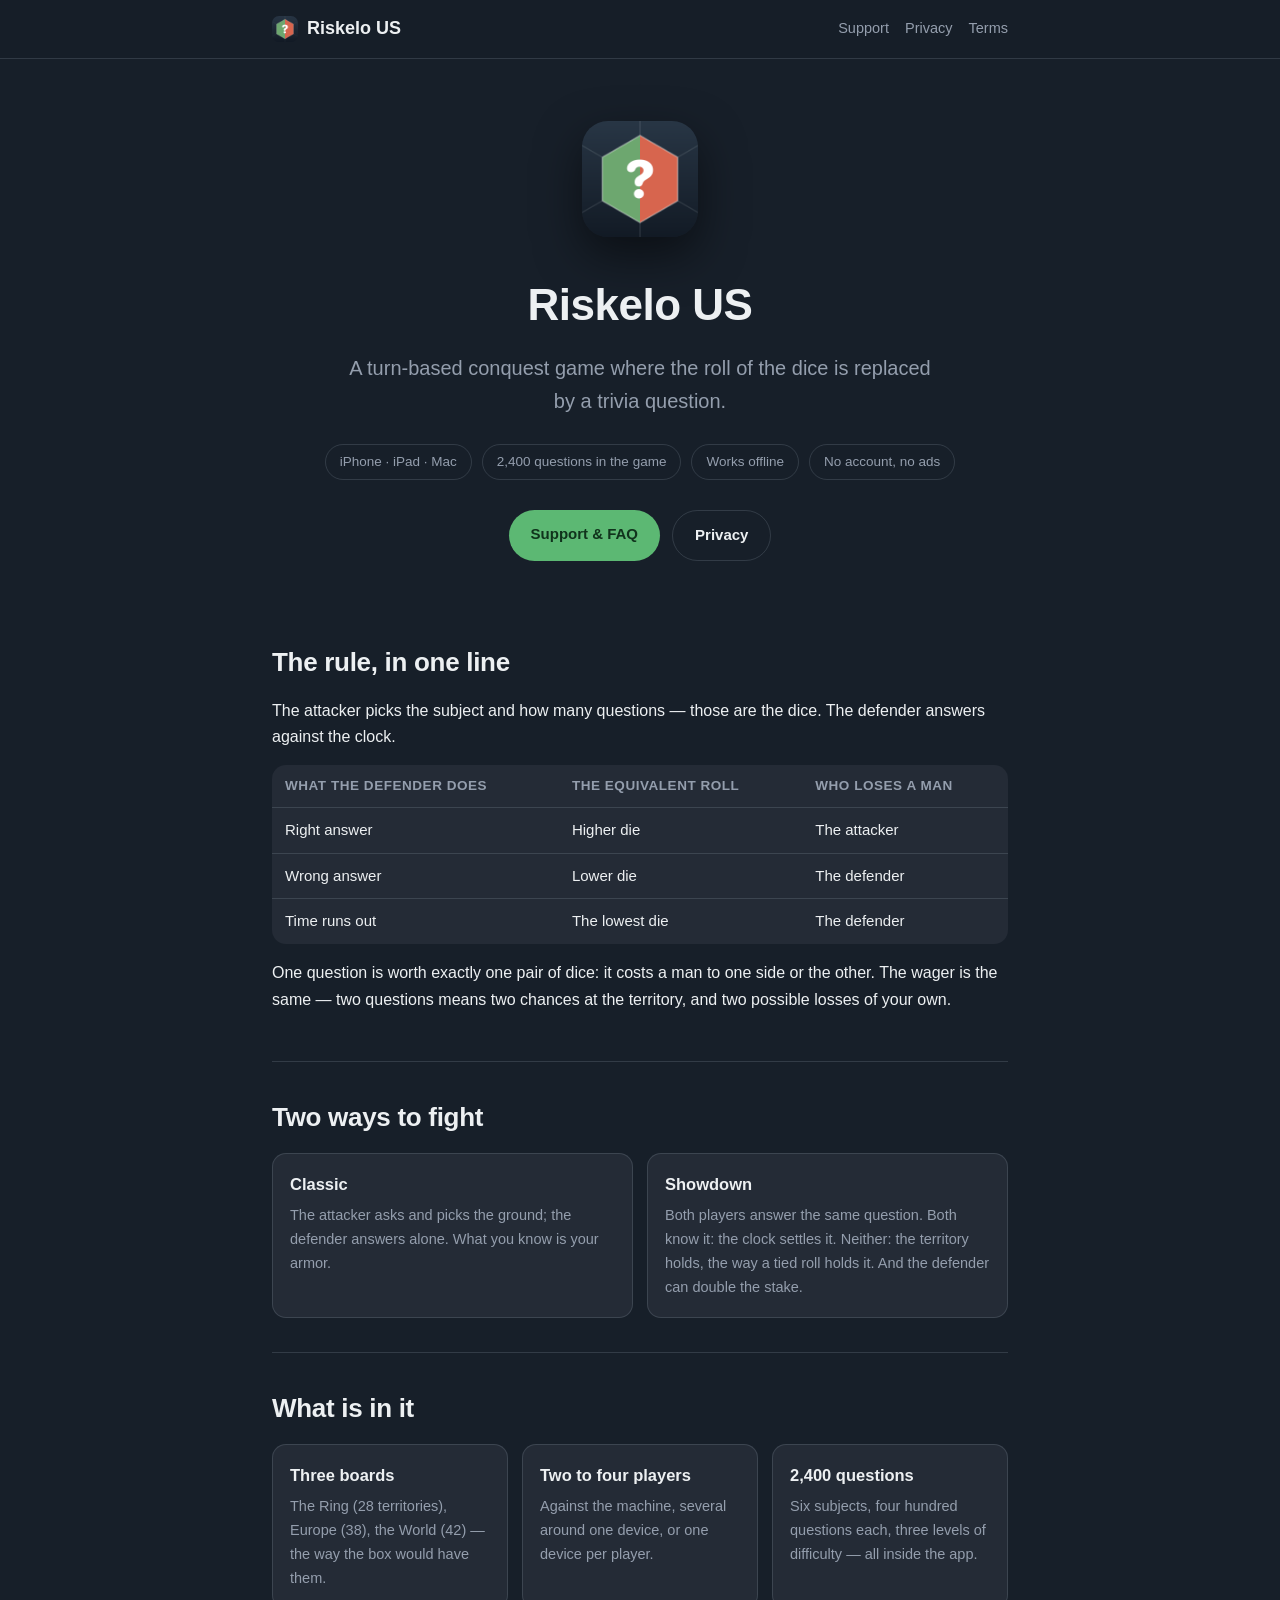
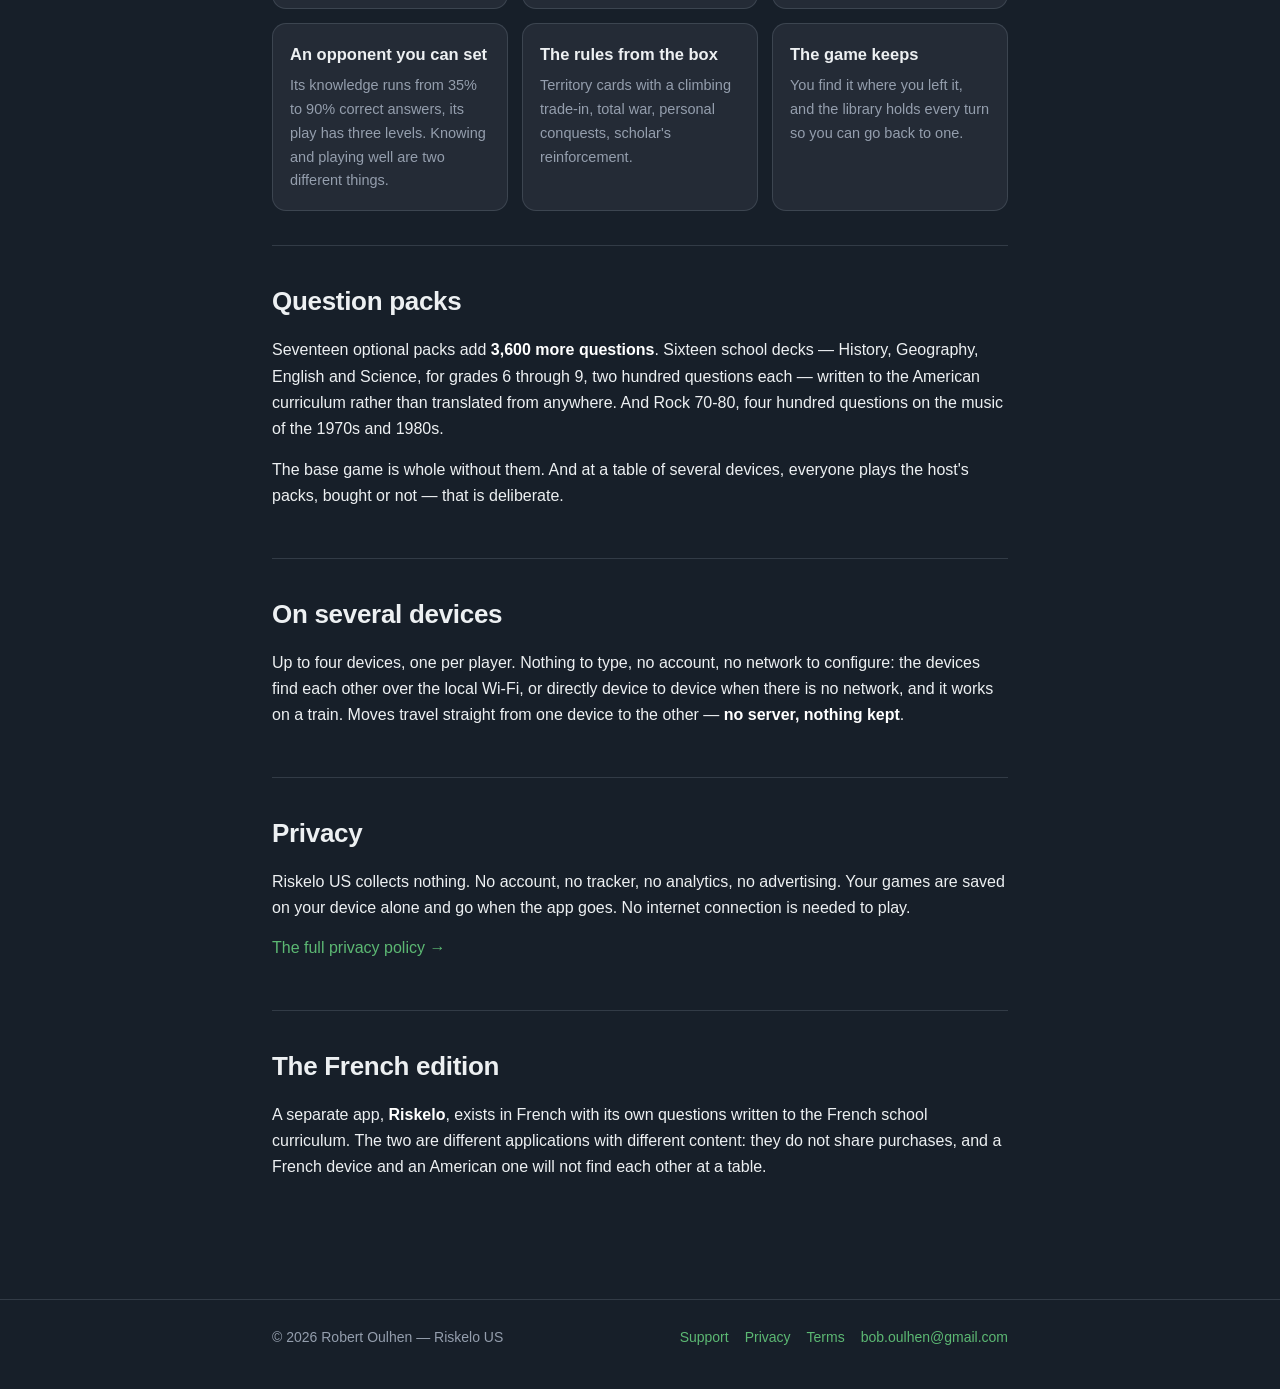
<file: docs/index.html>
<!DOCTYPE html>
<html lang="en">
<head>
<meta charset="utf-8">
<meta name="viewport" content="width=device-width, initial-scale=1">
<title>Riskelo US — conquest without dice</title>
<meta name="description" content="A turn-based conquest game where the roll of the dice is replaced by a trivia question. iPhone, iPad and Mac. No account, no ads, no connection needed.">
<meta property="og:title" content="Riskelo US — conquest without dice">
<meta property="og:description" content="A turn-based conquest game where the roll of the dice is replaced by a trivia question.">
<meta property="og:image" content="icon.png">
<meta property="og:type" content="website">
<link rel="icon" href="icon.png">
<link rel="apple-touch-icon" href="icon.png">
<link rel="stylesheet" href="style.css">
</head>
<body>

<header class="bar">
  <div class="wrap">
    <a class="brand" href="index.html"><img src="icon.png" alt="">Riskelo US</a>
    <nav>
      <a href="support.html">Support</a>
      <a href="privacy.html">Privacy</a>
      <a href="terms.html">Terms</a>
    </nav>
  </div>
</header>

<div class="hero">
  <div class="wrap">
    <img class="icon" src="icon.png" alt="The Riskelo US icon: a hexagon split between two sides, with a question mark across the join.">
    <h1>Riskelo US</h1>
    <p class="tagline">A turn-based conquest game where the roll of the dice
      is replaced by a trivia question.</p>
    <div class="badges">
      <span class="badge">iPhone · iPad · Mac</span>
      <span class="badge">2,400 questions in the game</span>
      <span class="badge">Works offline</span>
      <span class="badge">No account, no ads</span>
    </div>
    <div class="buttons">
      <a class="button solid" href="support.html">Support &amp; FAQ</a>
      <a class="button hollow" href="privacy.html">Privacy</a>
    </div>
  </div>
</div>

<main>
<div class="wrap">

<section>
  <h2>The rule, in one line</h2>
  <p>The attacker picks the subject and how many questions — those are the
    dice. The defender answers against the clock.</p>
  <table>
    <tr><th>What the defender does</th><th>The equivalent roll</th><th>Who loses a man</th></tr>
    <tr><td>Right answer</td><td>Higher die</td><td>The attacker</td></tr>
    <tr><td>Wrong answer</td><td>Lower die</td><td>The defender</td></tr>
    <tr><td>Time runs out</td><td>The lowest die</td><td>The defender</td></tr>
  </table>
  <p>One question is worth exactly one pair of dice: it costs a man to one
    side or the other. The wager is the same — two questions means two
    chances at the territory, and two possible losses of your own.</p>
</section>

<section>
  <h2>Two ways to fight</h2>
  <div class="grid">
    <div class="card">
      <h3>Classic</h3>
      <p>The attacker asks and picks the ground; the defender answers alone.
        What you know is your armor.</p>
    </div>
    <div class="card">
      <h3>Showdown</h3>
      <p>Both players answer the same question. Both know it: the clock
        settles it. Neither: the territory holds, the way a tied roll holds
        it. And the defender can double the stake.</p>
    </div>
  </div>
</section>

<section>
  <h2>What is in it</h2>
  <div class="grid">
    <div class="card">
      <h3>Three boards</h3>
      <p>The Ring (28 territories), Europe (38), the World (42) — the way the
        box would have them.</p>
    </div>
    <div class="card">
      <h3>Two to four players</h3>
      <p>Against the machine, several around one device, or one device per
        player.</p>
    </div>
    <div class="card">
      <h3>2,400 questions</h3>
      <p>Six subjects, four hundred questions each, three levels of
        difficulty — all inside the app.</p>
    </div>
    <div class="card">
      <h3>An opponent you can set</h3>
      <p>Its knowledge runs from 35% to 90% correct answers, its play has
        three levels. Knowing and playing well are two different things.</p>
    </div>
    <div class="card">
      <h3>The rules from the box</h3>
      <p>Territory cards with a climbing trade-in, total war, personal
        conquests, scholar's reinforcement.</p>
    </div>
    <div class="card">
      <h3>The game keeps</h3>
      <p>You find it where you left it, and the library holds every turn so
        you can go back to one.</p>
    </div>
  </div>
</section>

<section>
  <h2>Question packs</h2>
  <p>Seventeen optional packs add <strong>3,600 more questions</strong>.
    Sixteen school decks — History, Geography, English and Science, for
    grades 6 through 9, two hundred questions each — written to the American
    curriculum rather than translated from anywhere. And Rock 70-80, four
    hundred questions on the music of the 1970s and 1980s.</p>
  <p>The base game is whole without them. And at a table of several devices,
    everyone plays the host's packs, bought or not — that is deliberate.</p>
</section>

<section>
  <h2>On several devices</h2>
  <p>Up to four devices, one per player. Nothing to type, no account, no
    network to configure: the devices find each other over the local Wi-Fi,
    or directly device to device when there is no network, and it works on a
    train. Moves travel straight from one device to the other —
    <strong>no server, nothing kept</strong>.</p>
</section>

<section>
  <h2>Privacy</h2>
  <p>Riskelo US collects nothing. No account, no tracker, no analytics, no
    advertising. Your games are saved on your device alone and go when the
    app goes. No internet connection is needed to play.</p>
  <p><a href="privacy.html">The full privacy policy →</a></p>
</section>

<section>
  <h2>The French edition</h2>
  <p>A separate app, <strong>Riskelo</strong>, exists in French with its own
    questions written to the French school curriculum. The two are different
    applications with different content: they do not share purchases, and a
    French device and an American one will not find each other at a table.</p>
</section>

</div>
</main>

<footer>
  <div class="wrap">
    <span>© 2026 Robert Oulhen — Riskelo US</span>
    <nav>
      <a href="support.html">Support</a>
      <a href="privacy.html">Privacy</a>
      <a href="terms.html">Terms</a>
      <a href="mailto:bob.oulhen@gmail.com">bob.oulhen@gmail.com</a>
    </nav>
  </div>
</footer>

</body>
</html>
</file>
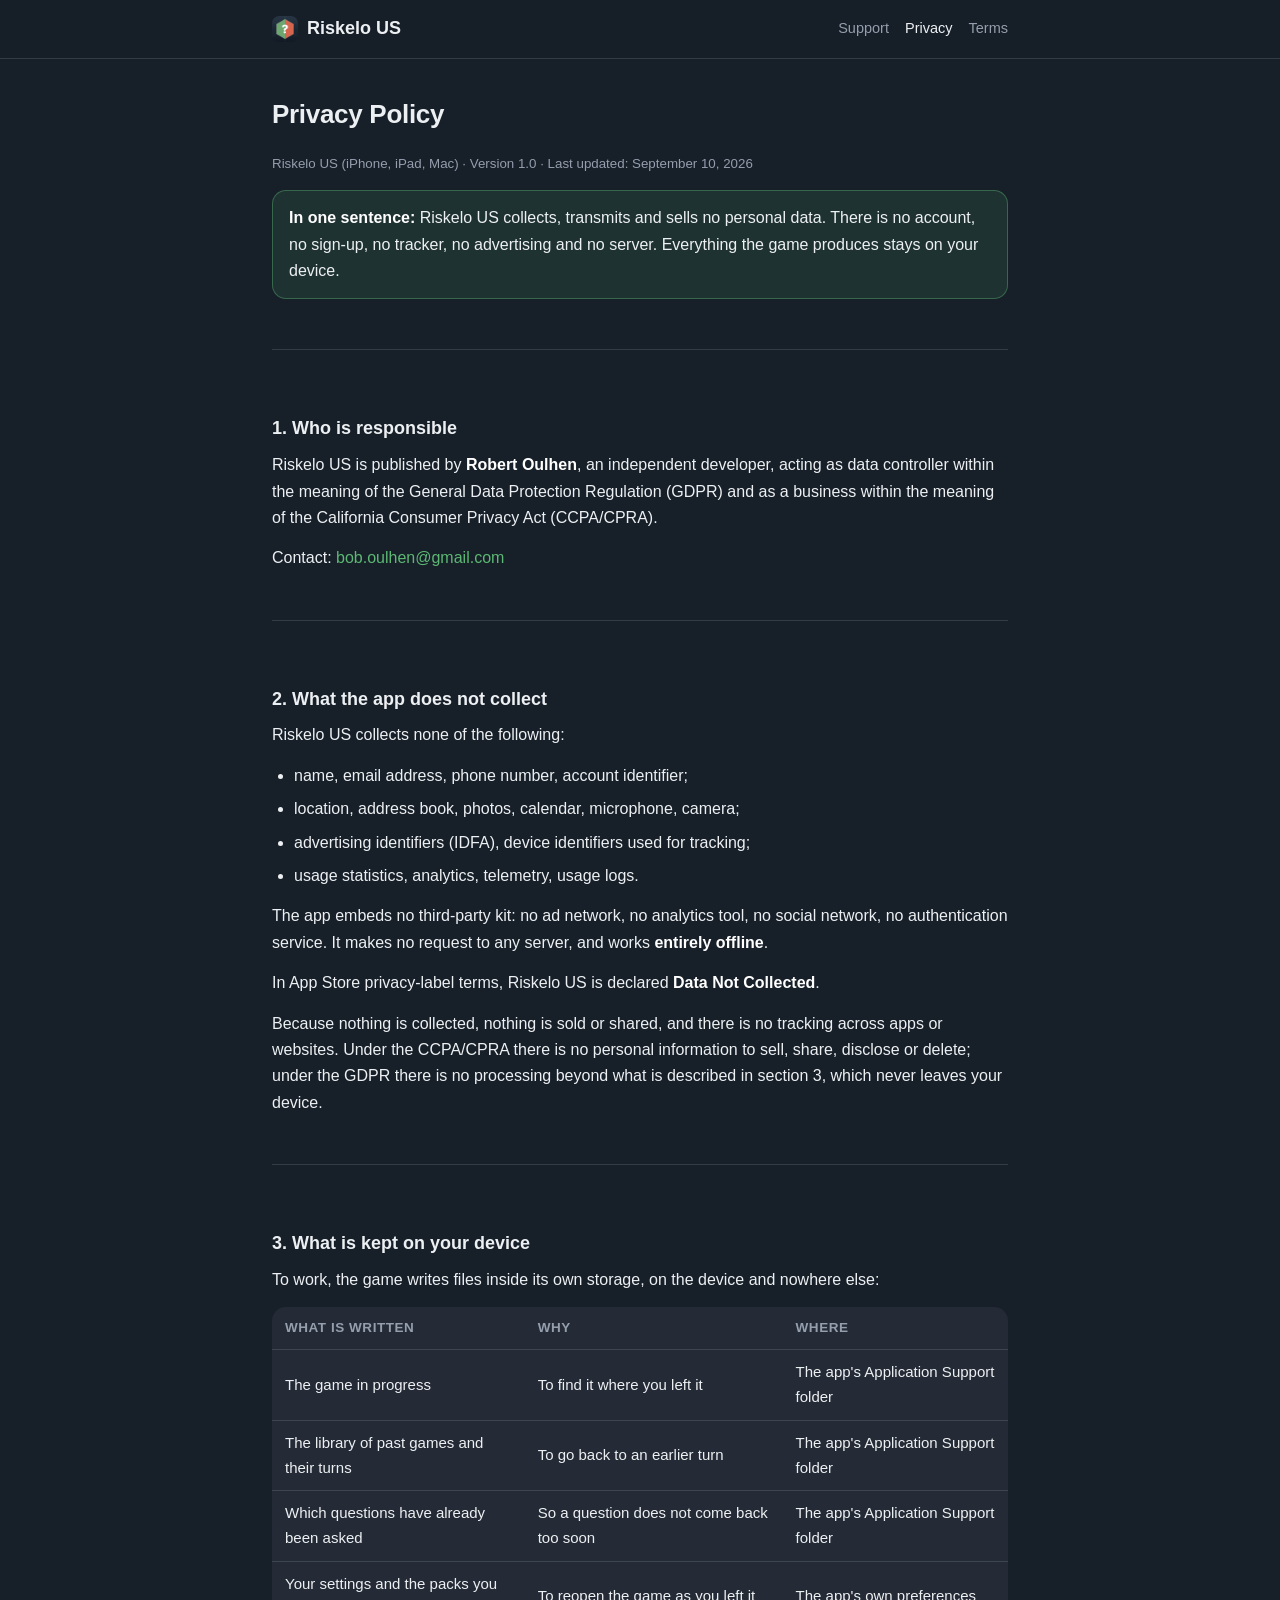
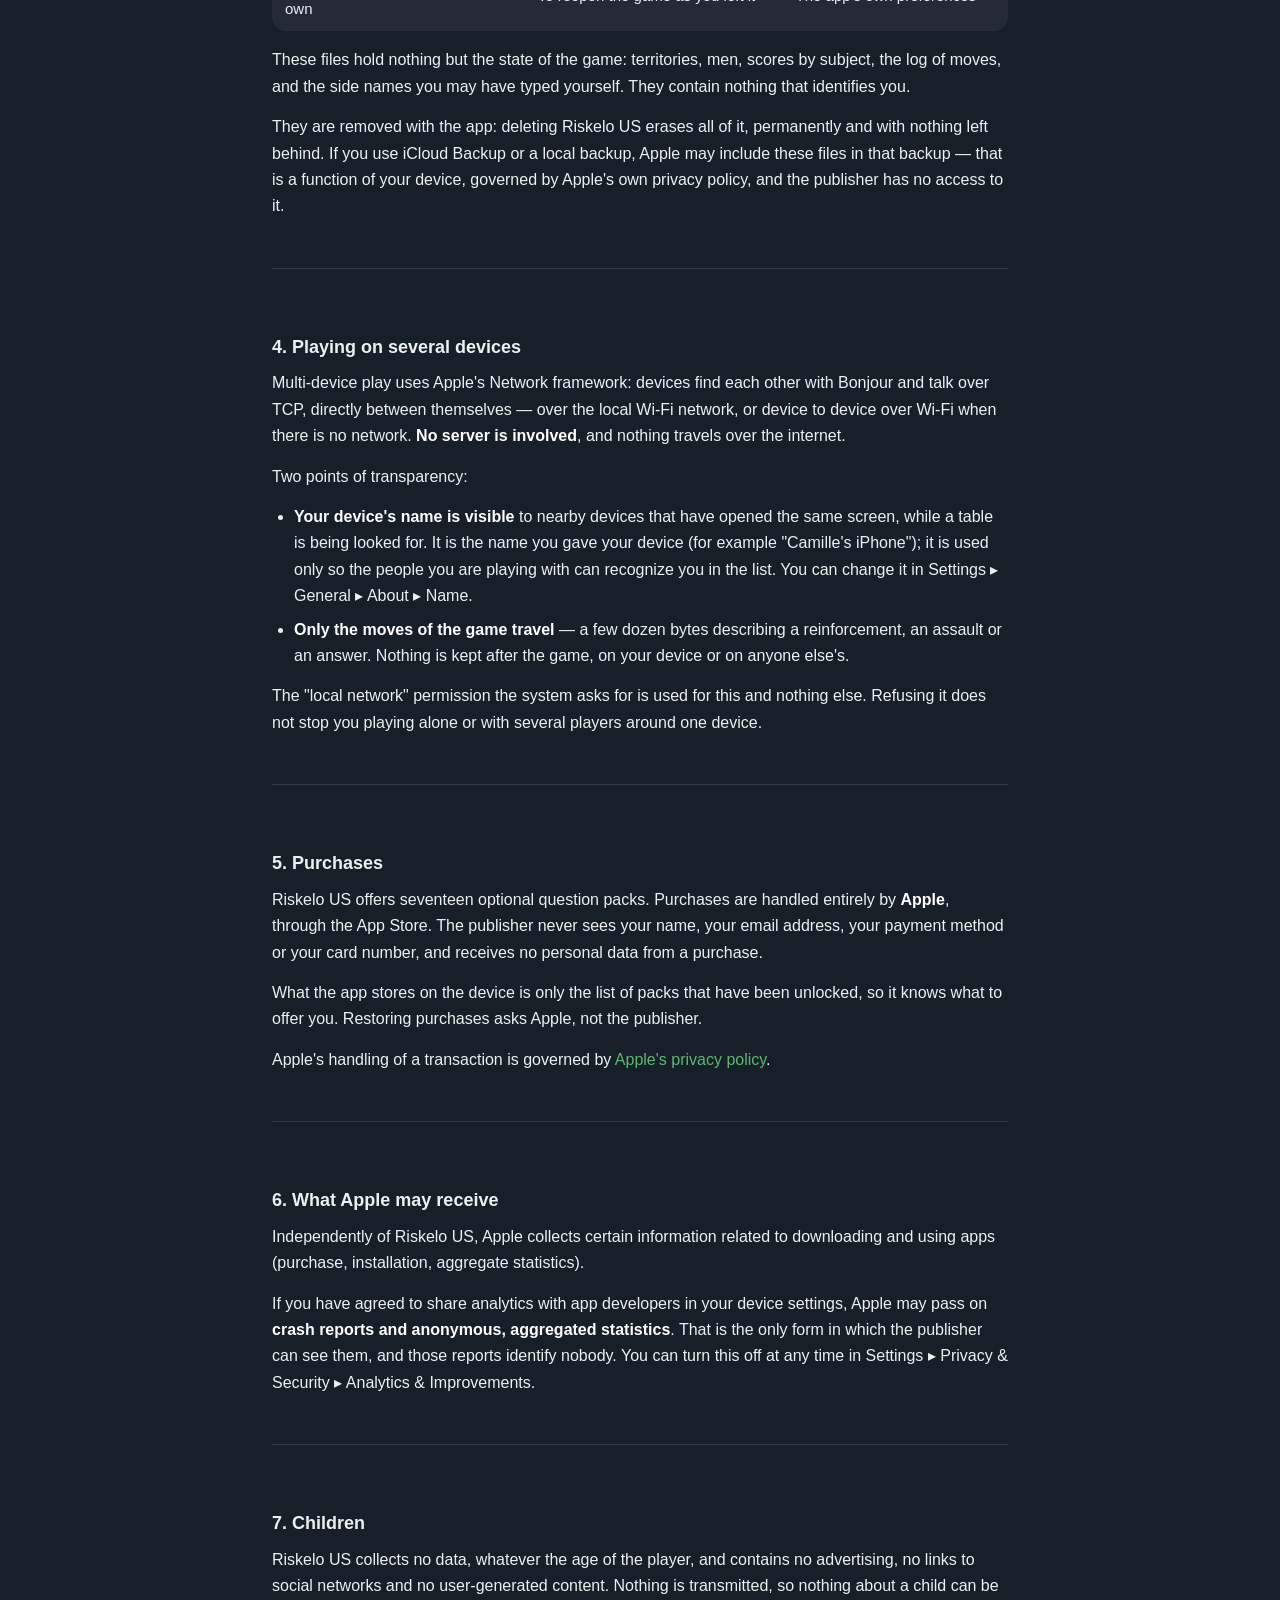
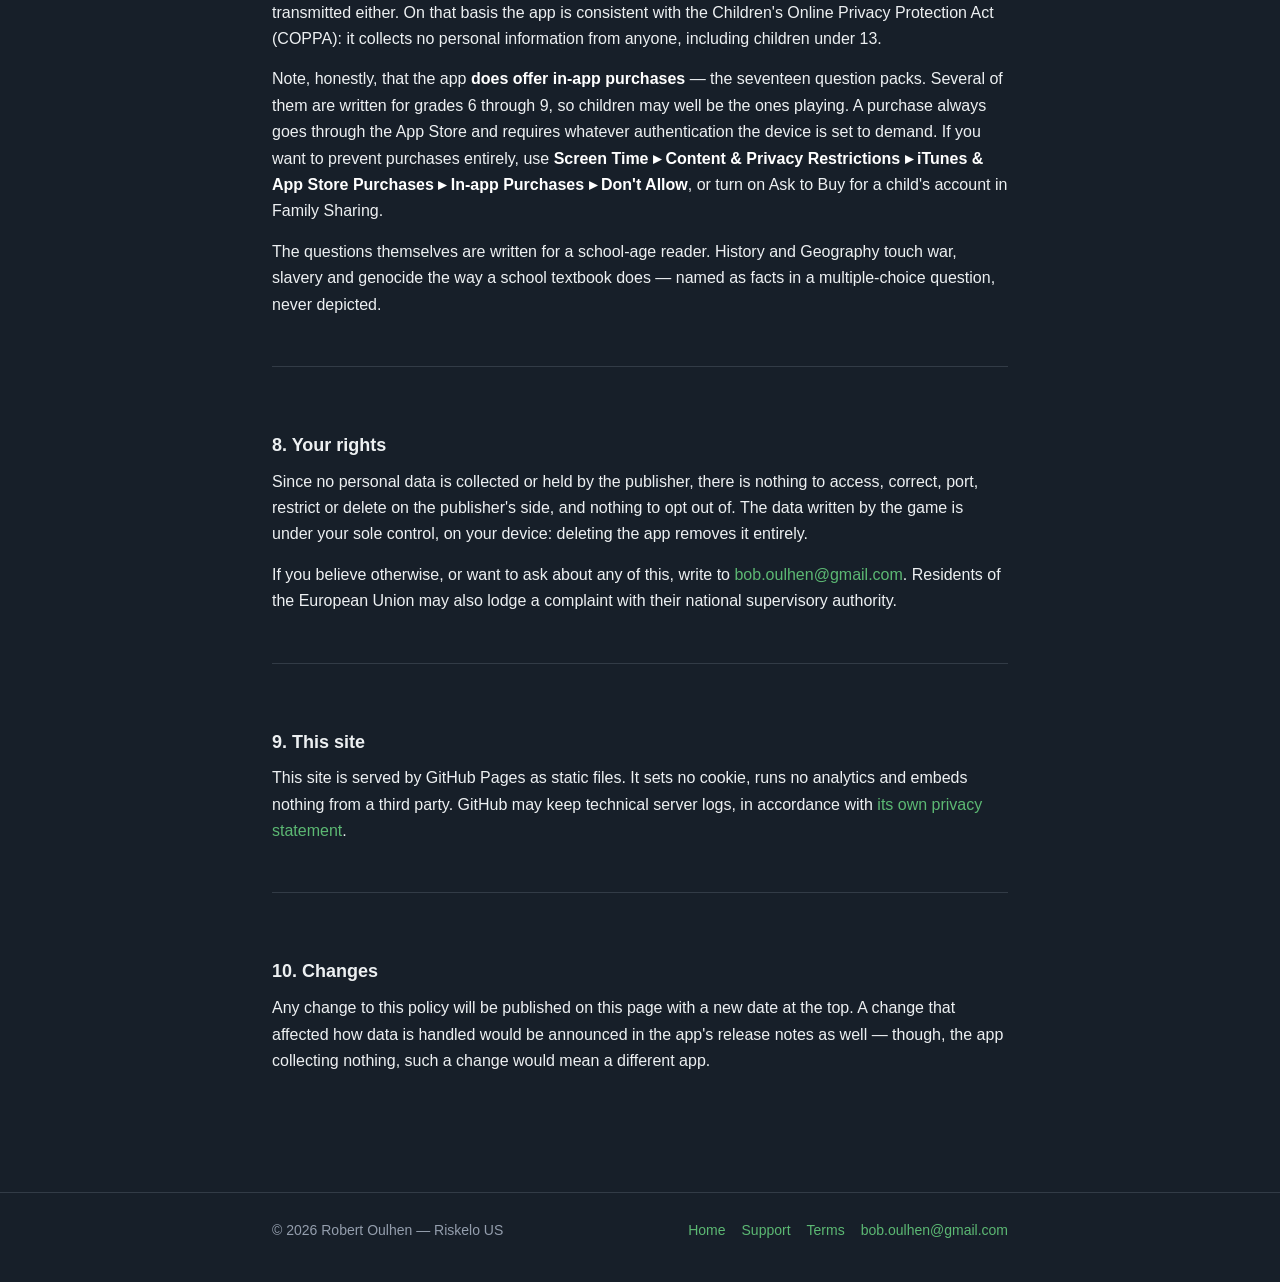
<file: docs/privacy.html>
<!DOCTYPE html>
<html lang="en">
<head>
<meta charset="utf-8">
<meta name="viewport" content="width=device-width, initial-scale=1">
<title>Privacy Policy — Riskelo US</title>
<meta name="description" content="Riskelo US collects, transmits and sells no personal data. No account, no tracker, no advertising, no server.">
<link rel="icon" href="icon.png">
<link rel="apple-touch-icon" href="icon.png">
<link rel="stylesheet" href="style.css">
</head>
<body>

<header class="bar">
  <div class="wrap">
    <a class="brand" href="index.html"><img src="icon.png" alt="">Riskelo US</a>
    <nav>
      <a href="support.html">Support</a>
      <a href="privacy.html" aria-current="page">Privacy</a>
      <a href="terms.html">Terms</a>
    </nav>
  </div>
</header>

<main>
<div class="wrap">

<section>
  <h2>Privacy Policy</h2>
  <p><small>Riskelo US (iPhone, iPad, Mac) · Version&nbsp;1.0 · Last updated:
    September 10, 2026</small></p>

  <div class="note">
    <p><strong>In one sentence:</strong> Riskelo US collects, transmits and
      sells no personal data. There is no account, no sign-up, no tracker, no
      advertising and no server. Everything the game produces stays on your
      device.</p>
  </div>
</section>

<section>
  <h3>1. Who is responsible</h3>
  <p>Riskelo US is published by <strong>Robert Oulhen</strong>, an independent
    developer, acting as data controller within the meaning of the General
    Data Protection Regulation (GDPR) and as a business within the meaning of
    the California Consumer Privacy Act (CCPA/CPRA).</p>
  <p>Contact: <a href="mailto:bob.oulhen@gmail.com">bob.oulhen@gmail.com</a></p>
</section>

<section>
  <h3>2. What the app does not collect</h3>
  <p>Riskelo US collects none of the following:</p>
  <ul>
    <li>name, email address, phone number, account identifier;</li>
    <li>location, address book, photos, calendar, microphone, camera;</li>
    <li>advertising identifiers (IDFA), device identifiers used for tracking;</li>
    <li>usage statistics, analytics, telemetry, usage logs.</li>
  </ul>
  <p>The app embeds no third-party kit: no ad network, no analytics tool, no
    social network, no authentication service. It makes no request to any
    server, and works <strong>entirely offline</strong>.</p>
  <p>In App Store privacy-label terms, Riskelo US is declared
    <strong>Data Not Collected</strong>.</p>
  <p>Because nothing is collected, nothing is sold or shared, and there is no
    tracking across apps or websites. Under the CCPA/CPRA there is no personal
    information to sell, share, disclose or delete; under the GDPR there is no
    processing beyond what is described in section 3, which never leaves your
    device.</p>
</section>

<section>
  <h3>3. What is kept on your device</h3>
  <p>To work, the game writes files inside its own storage, on the device and
    nowhere else:</p>
  <table>
    <tr><th>What is written</th><th>Why</th><th>Where</th></tr>
    <tr><td>The game in progress</td><td>To find it where you left it</td><td>The app's Application Support folder</td></tr>
    <tr><td>The library of past games and their turns</td><td>To go back to an earlier turn</td><td>The app's Application Support folder</td></tr>
    <tr><td>Which questions have already been asked</td><td>So a question does not come back too soon</td><td>The app's Application Support folder</td></tr>
    <tr><td>Your settings and the packs you own</td><td>To reopen the game as you left it</td><td>The app's own preferences</td></tr>
  </table>
  <p>These files hold nothing but the state of the game: territories, men,
    scores by subject, the log of moves, and the side names you may have typed
    yourself. They contain nothing that identifies you.</p>
  <p>They are removed with the app: deleting Riskelo US erases all of it,
    permanently and with nothing left behind. If you use iCloud Backup or a
    local backup, Apple may include these files in that backup — that is a
    function of your device, governed by Apple's own privacy policy, and the
    publisher has no access to it.</p>
</section>

<section>
  <h3>4. Playing on several devices</h3>
  <p>Multi-device play uses Apple's Network framework: devices find each other
    with Bonjour and talk over TCP, directly between themselves — over the
    local Wi-Fi network, or device to device over Wi-Fi when there is no
    network. <strong>No server is involved</strong>, and nothing travels over
    the internet.</p>
  <p>Two points of transparency:</p>
  <ul>
    <li><strong>Your device's name is visible</strong> to nearby devices that
      have opened the same screen, while a table is being looked for. It is
      the name you gave your device (for example "Camille's iPhone"); it is
      used only so the people you are playing with can recognize you in the
      list. You can change it in Settings ▸ General ▸ About ▸ Name.</li>
    <li><strong>Only the moves of the game travel</strong> — a few dozen bytes
      describing a reinforcement, an assault or an answer. Nothing is kept
      after the game, on your device or on anyone else's.</li>
  </ul>
  <p>The "local network" permission the system asks for is used for this and
    nothing else. Refusing it does not stop you playing alone or with several
    players around one device.</p>
</section>

<section>
  <h3>5. Purchases</h3>
  <p>Riskelo US offers seventeen optional question packs. Purchases are handled
    entirely by <strong>Apple</strong>, through the App Store. The publisher
    never sees your name, your email address, your payment method or your card
    number, and receives no personal data from a purchase.</p>
  <p>What the app stores on the device is only the list of packs that have been
    unlocked, so it knows what to offer you. Restoring purchases asks Apple,
    not the publisher.</p>
  <p>Apple's handling of a transaction is governed by
    <a href="https://www.apple.com/legal/privacy/">Apple's privacy policy</a>.</p>
</section>

<section>
  <h3>6. What Apple may receive</h3>
  <p>Independently of Riskelo US, Apple collects certain information related to
    downloading and using apps (purchase, installation, aggregate statistics).</p>
  <p>If you have agreed to share analytics with app developers in your device
    settings, Apple may pass on <strong>crash reports and anonymous,
    aggregated statistics</strong>. That is the only form in which the
    publisher can see them, and those reports identify nobody. You can turn
    this off at any time in Settings ▸ Privacy &amp; Security ▸ Analytics
    &amp; Improvements.</p>
</section>

<section>
  <h3>7. Children</h3>
  <p>Riskelo US collects no data, whatever the age of the player, and contains
    no advertising, no links to social networks and no user-generated content.
    Nothing is transmitted, so nothing about a child can be transmitted either.
    On that basis the app is consistent with the Children's Online Privacy
    Protection Act (COPPA): it collects no personal information from anyone,
    including children under 13.</p>
  <p>Note, honestly, that the app <strong>does offer in-app purchases</strong>
    — the seventeen question packs. Several of them are written for grades 6
    through 9, so children may well be the ones playing. A purchase always goes
    through the App Store and requires whatever authentication the device is
    set to demand. If you want to prevent purchases entirely, use
    <strong>Screen Time ▸ Content &amp; Privacy Restrictions ▸ iTunes &amp;
    App Store Purchases ▸ In-app Purchases ▸ Don't Allow</strong>, or turn on
    Ask to Buy for a child's account in Family Sharing.</p>
  <p>The questions themselves are written for a school-age reader. History and
    Geography touch war, slavery and genocide the way a school textbook does —
    named as facts in a multiple-choice question, never depicted.</p>
</section>

<section>
  <h3>8. Your rights</h3>
  <p>Since no personal data is collected or held by the publisher, there is
    nothing to access, correct, port, restrict or delete on the publisher's
    side, and nothing to opt out of. The data written by the game is under your
    sole control, on your device: deleting the app removes it entirely.</p>
  <p>If you believe otherwise, or want to ask about any of this, write to
    <a href="mailto:bob.oulhen@gmail.com">bob.oulhen@gmail.com</a>. Residents
    of the European Union may also lodge a complaint with their national
    supervisory authority.</p>
</section>

<section>
  <h3>9. This site</h3>
  <p>This site is served by GitHub Pages as static files. It sets no cookie,
    runs no analytics and embeds nothing from a third party. GitHub may keep
    technical server logs, in accordance with
    <a href="https://docs.github.com/en/site-policy/privacy-policies/github-general-privacy-statement">its
    own privacy statement</a>.</p>
</section>

<section>
  <h3>10. Changes</h3>
  <p>Any change to this policy will be published on this page with a new date
    at the top. A change that affected how data is handled would be announced
    in the app's release notes as well — though, the app collecting nothing,
    such a change would mean a different app.</p>
</section>

</div>
</main>

<footer>
  <div class="wrap">
    <span>© 2026 Robert Oulhen — Riskelo US</span>
    <nav>
      <a href="index.html">Home</a>
      <a href="support.html">Support</a>
      <a href="terms.html">Terms</a>
      <a href="mailto:bob.oulhen@gmail.com">bob.oulhen@gmail.com</a>
    </nav>
  </div>
</footer>

</body>
</html>
</file>
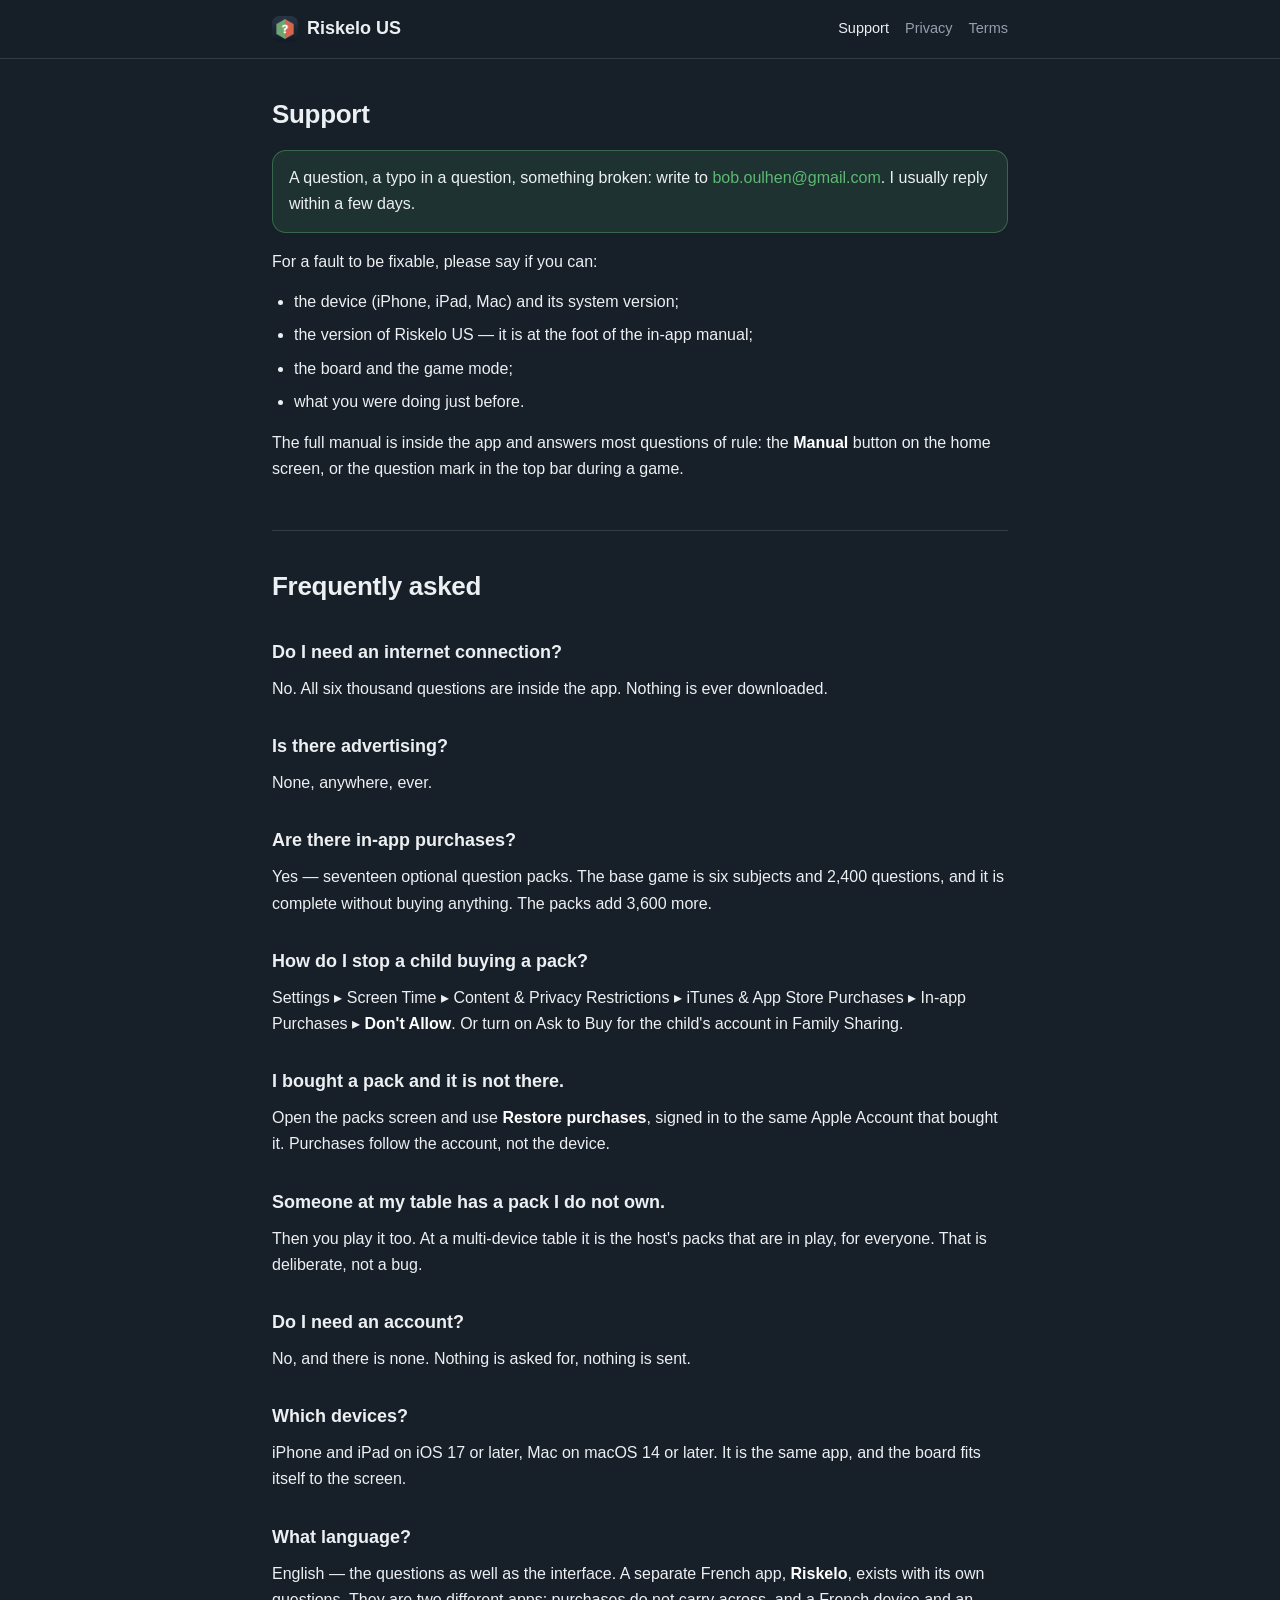
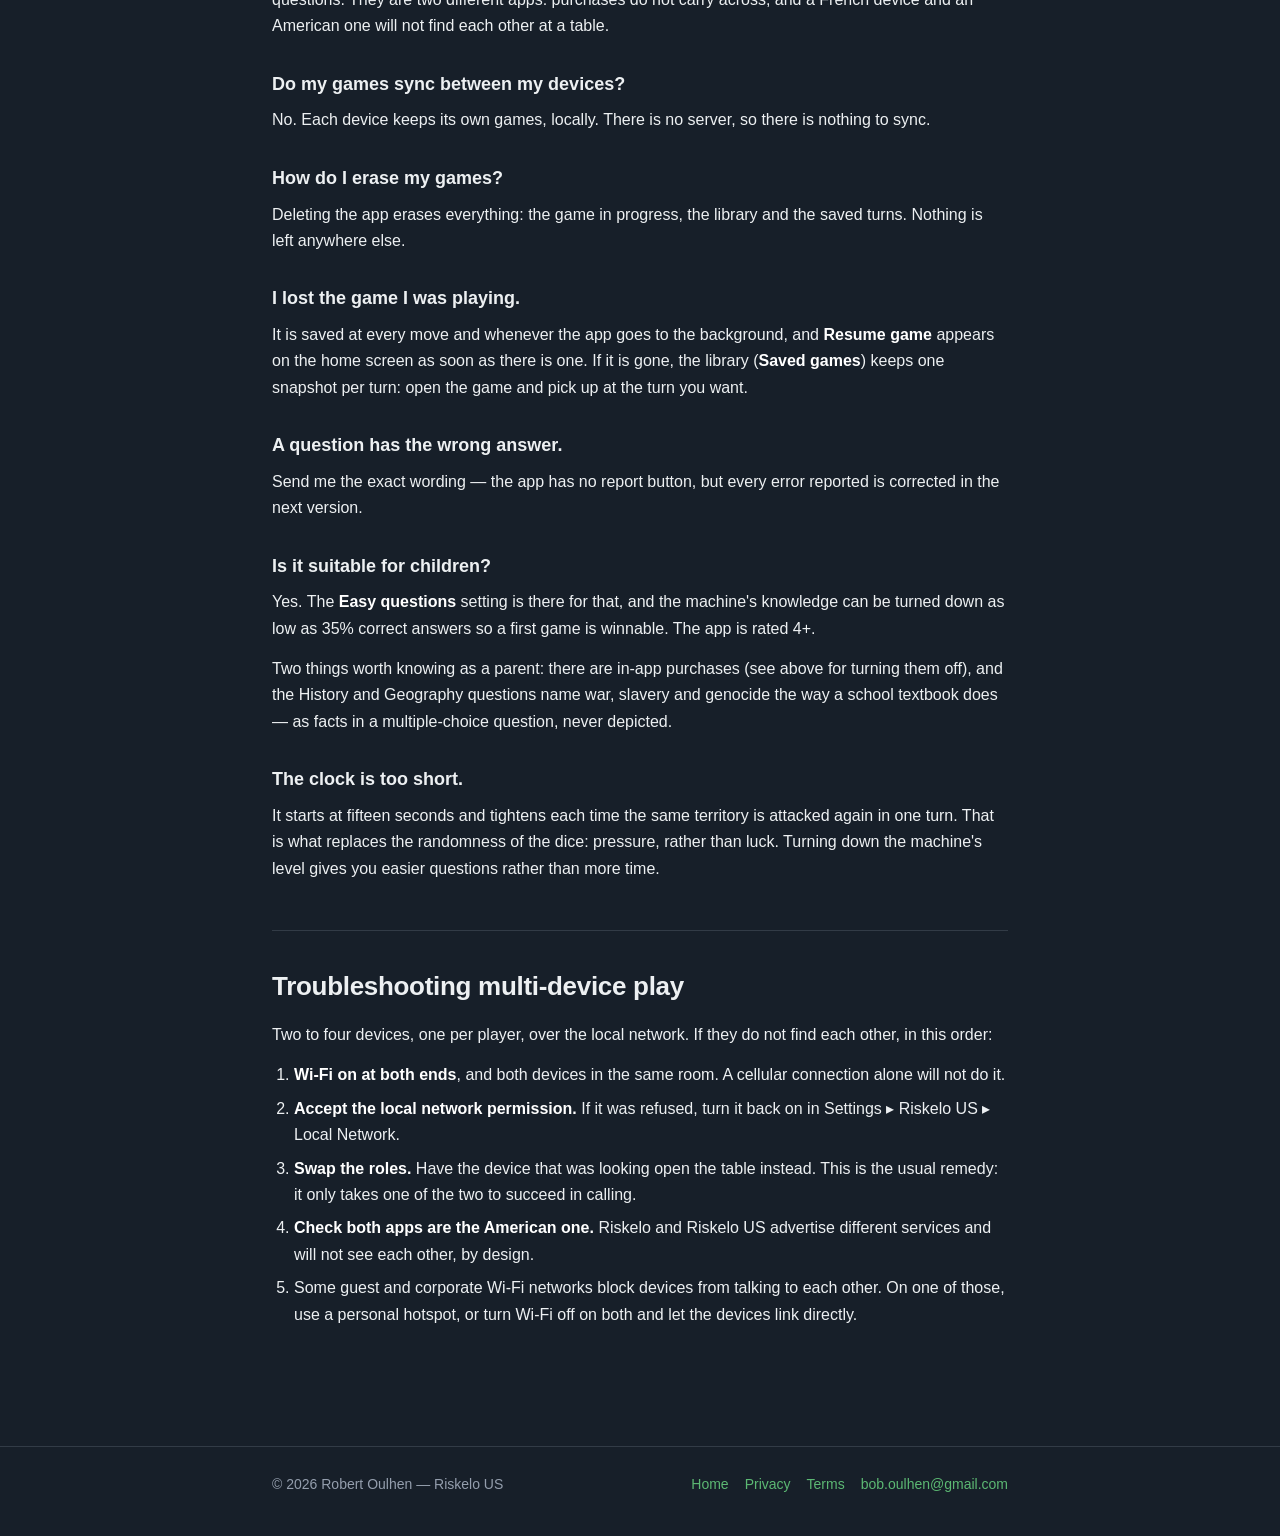
<file: docs/support.html>
<!DOCTYPE html>
<html lang="en">
<head>
<meta charset="utf-8">
<meta name="viewport" content="width=device-width, initial-scale=1">
<title>Support — Riskelo US</title>
<meta name="description" content="Help, frequently asked questions and troubleshooting for Riskelo US on iPhone, iPad and Mac.">
<link rel="icon" href="icon.png">
<link rel="apple-touch-icon" href="icon.png">
<link rel="stylesheet" href="style.css">
</head>
<body>

<header class="bar">
  <div class="wrap">
    <a class="brand" href="index.html"><img src="icon.png" alt="">Riskelo US</a>
    <nav>
      <a href="support.html" aria-current="page">Support</a>
      <a href="privacy.html">Privacy</a>
      <a href="terms.html">Terms</a>
    </nav>
  </div>
</header>

<main>
<div class="wrap">

<section>
  <h2>Support</h2>
  <div class="note">
    <p>A question, a typo in a question, something broken: write to
      <a href="mailto:bob.oulhen@gmail.com">bob.oulhen@gmail.com</a>. I
      usually reply within a few days.</p>
  </div>
  <p>For a fault to be fixable, please say if you can:</p>
  <ul>
    <li>the device (iPhone, iPad, Mac) and its system version;</li>
    <li>the version of Riskelo US — it is at the foot of the in-app manual;</li>
    <li>the board and the game mode;</li>
    <li>what you were doing just before.</li>
  </ul>
  <p>The full manual is inside the app and answers most questions of rule: the
    <strong>Manual</strong> button on the home screen, or the question mark in
    the top bar during a game.</p>
</section>

<section>
  <h2>Frequently asked</h2>

  <h3>Do I need an internet connection?</h3>
  <p>No. All six thousand questions are inside the app. Nothing is ever
    downloaded.</p>

  <h3>Is there advertising?</h3>
  <p>None, anywhere, ever.</p>

  <h3>Are there in-app purchases?</h3>
  <p>Yes — seventeen optional question packs. The base game is six subjects and
    2,400 questions, and it is complete without buying anything. The packs add
    3,600 more.</p>

  <h3>How do I stop a child buying a pack?</h3>
  <p>Settings ▸ Screen Time ▸ Content &amp; Privacy Restrictions ▸ iTunes
    &amp; App Store Purchases ▸ In-app Purchases ▸ <strong>Don't Allow</strong>.
    Or turn on Ask to Buy for the child's account in Family Sharing.</p>

  <h3>I bought a pack and it is not there.</h3>
  <p>Open the packs screen and use <strong>Restore purchases</strong>, signed
    in to the same Apple Account that bought it. Purchases follow the account,
    not the device.</p>

  <h3>Someone at my table has a pack I do not own.</h3>
  <p>Then you play it too. At a multi-device table it is the host's packs that
    are in play, for everyone. That is deliberate, not a bug.</p>

  <h3>Do I need an account?</h3>
  <p>No, and there is none. Nothing is asked for, nothing is sent.</p>

  <h3>Which devices?</h3>
  <p>iPhone and iPad on iOS&nbsp;17 or later, Mac on macOS&nbsp;14 or later.
    It is the same app, and the board fits itself to the screen.</p>

  <h3>What language?</h3>
  <p>English — the questions as well as the interface. A separate French app,
    <strong>Riskelo</strong>, exists with its own questions. They are two
    different apps: purchases do not carry across, and a French device and an
    American one will not find each other at a table.</p>

  <h3>Do my games sync between my devices?</h3>
  <p>No. Each device keeps its own games, locally. There is no server, so
    there is nothing to sync.</p>

  <h3>How do I erase my games?</h3>
  <p>Deleting the app erases everything: the game in progress, the library and
    the saved turns. Nothing is left anywhere else.</p>

  <h3>I lost the game I was playing.</h3>
  <p>It is saved at every move and whenever the app goes to the background, and
    <strong>Resume game</strong> appears on the home screen as soon as there is
    one. If it is gone, the library (<strong>Saved games</strong>) keeps one
    snapshot per turn: open the game and pick up at the turn you want.</p>

  <h3>A question has the wrong answer.</h3>
  <p>Send me the exact wording — the app has no report button, but every error
    reported is corrected in the next version.</p>

  <h3>Is it suitable for children?</h3>
  <p>Yes. The <strong>Easy questions</strong> setting is there for that, and
    the machine's knowledge can be turned down as low as 35% correct answers so
    a first game is winnable. The app is rated 4+.</p>
  <p>Two things worth knowing as a parent: there are in-app purchases (see
    above for turning them off), and the History and Geography questions name
    war, slavery and genocide the way a school textbook does — as facts in a
    multiple-choice question, never depicted.</p>

  <h3>The clock is too short.</h3>
  <p>It starts at fifteen seconds and tightens each time the same territory is
    attacked again in one turn. That is what replaces the randomness of the
    dice: pressure, rather than luck. Turning down the machine's level gives
    you easier questions rather than more time.</p>
</section>

<section>
  <h2>Troubleshooting multi-device play</h2>
  <p>Two to four devices, one per player, over the local network. If they do
    not find each other, in this order:</p>
  <ol>
    <li><strong>Wi-Fi on at both ends</strong>, and both devices in the same
      room. A cellular connection alone will not do it.</li>
    <li><strong>Accept the local network permission.</strong> If it was
      refused, turn it back on in Settings ▸ Riskelo US ▸ Local Network.</li>
    <li><strong>Swap the roles.</strong> Have the device that was looking open
      the table instead. This is the usual remedy: it only takes one of the two
      to succeed in calling.</li>
    <li><strong>Check both apps are the American one.</strong> Riskelo and
      Riskelo US advertise different services and will not see each other, by
      design.</li>
    <li>Some guest and corporate Wi-Fi networks block devices from talking to
      each other. On one of those, use a personal hotspot, or turn Wi-Fi off on
      both and let the devices link directly.</li>
  </ol>
</section>

</div>
</main>

<footer>
  <div class="wrap">
    <span>© 2026 Robert Oulhen — Riskelo US</span>
    <nav>
      <a href="index.html">Home</a>
      <a href="privacy.html">Privacy</a>
      <a href="terms.html">Terms</a>
      <a href="mailto:bob.oulhen@gmail.com">bob.oulhen@gmail.com</a>
    </nav>
  </div>
</footer>

</body>
</html>
</file>
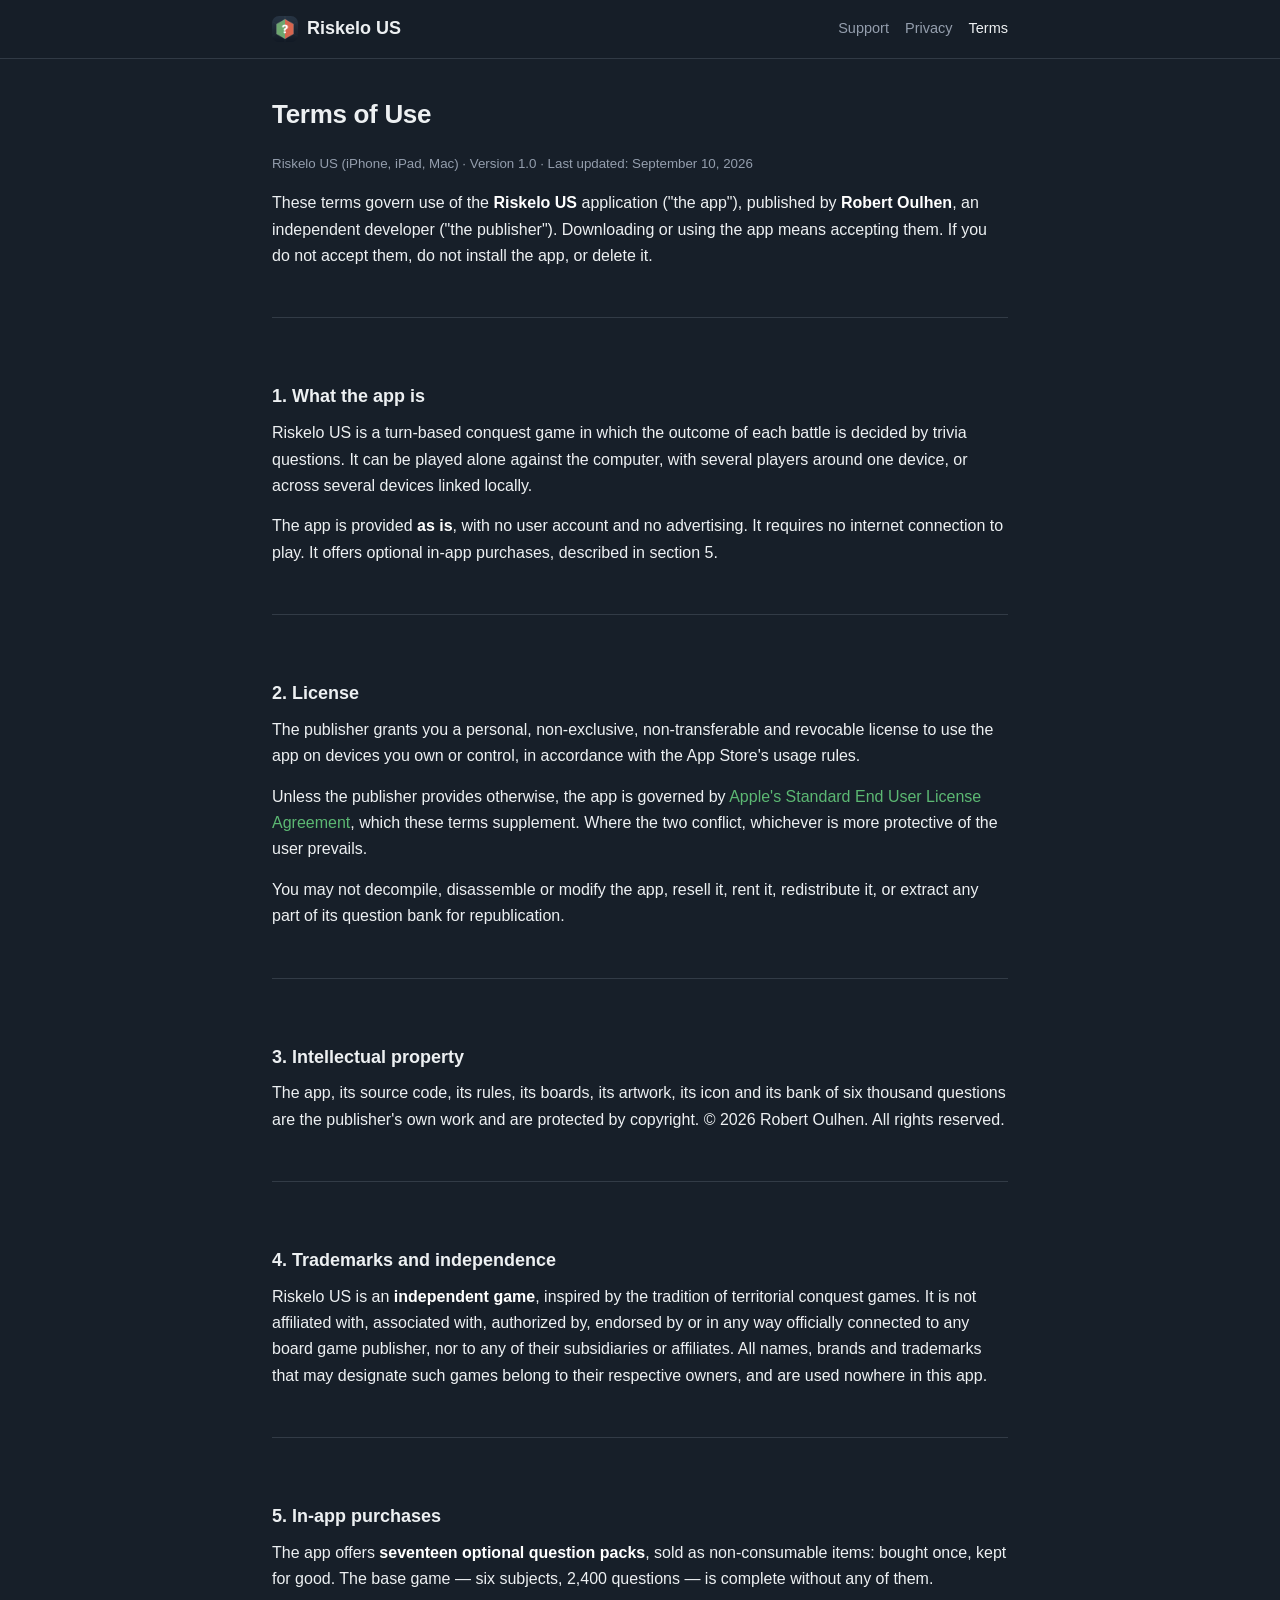
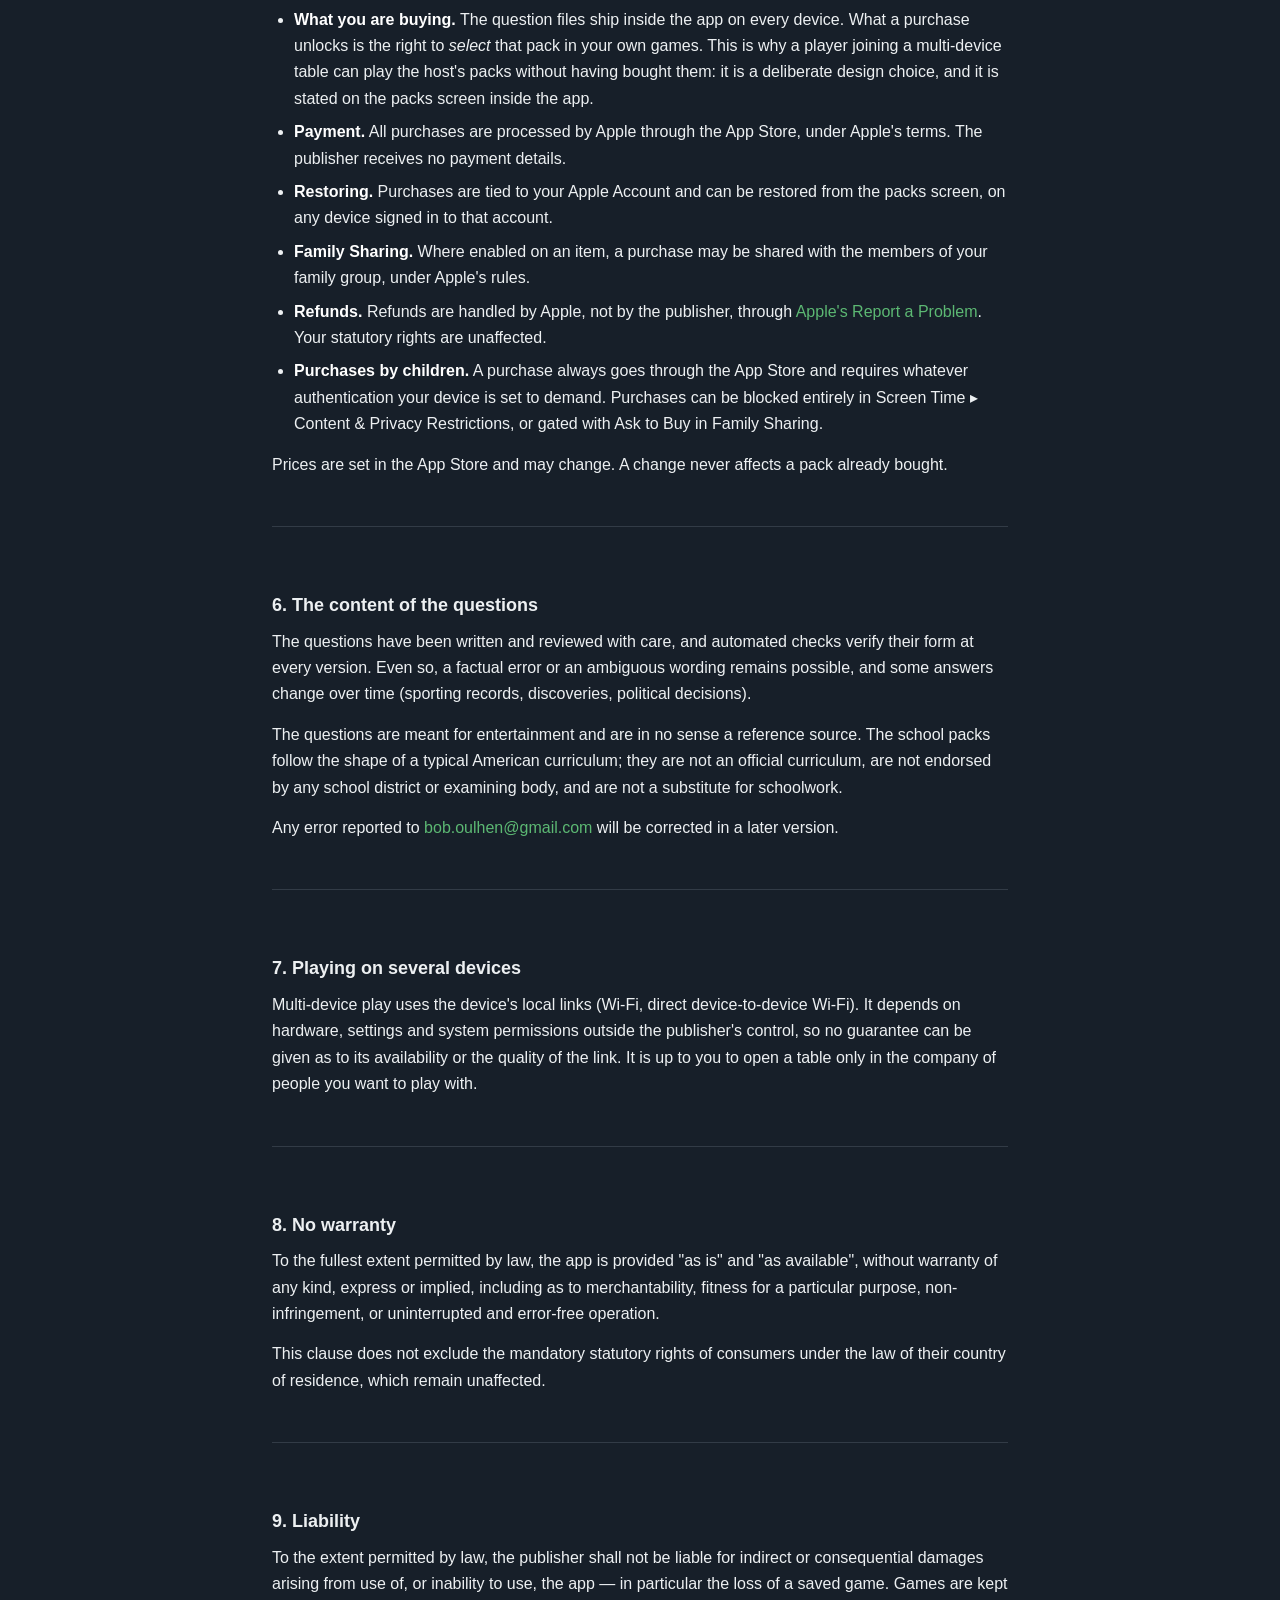
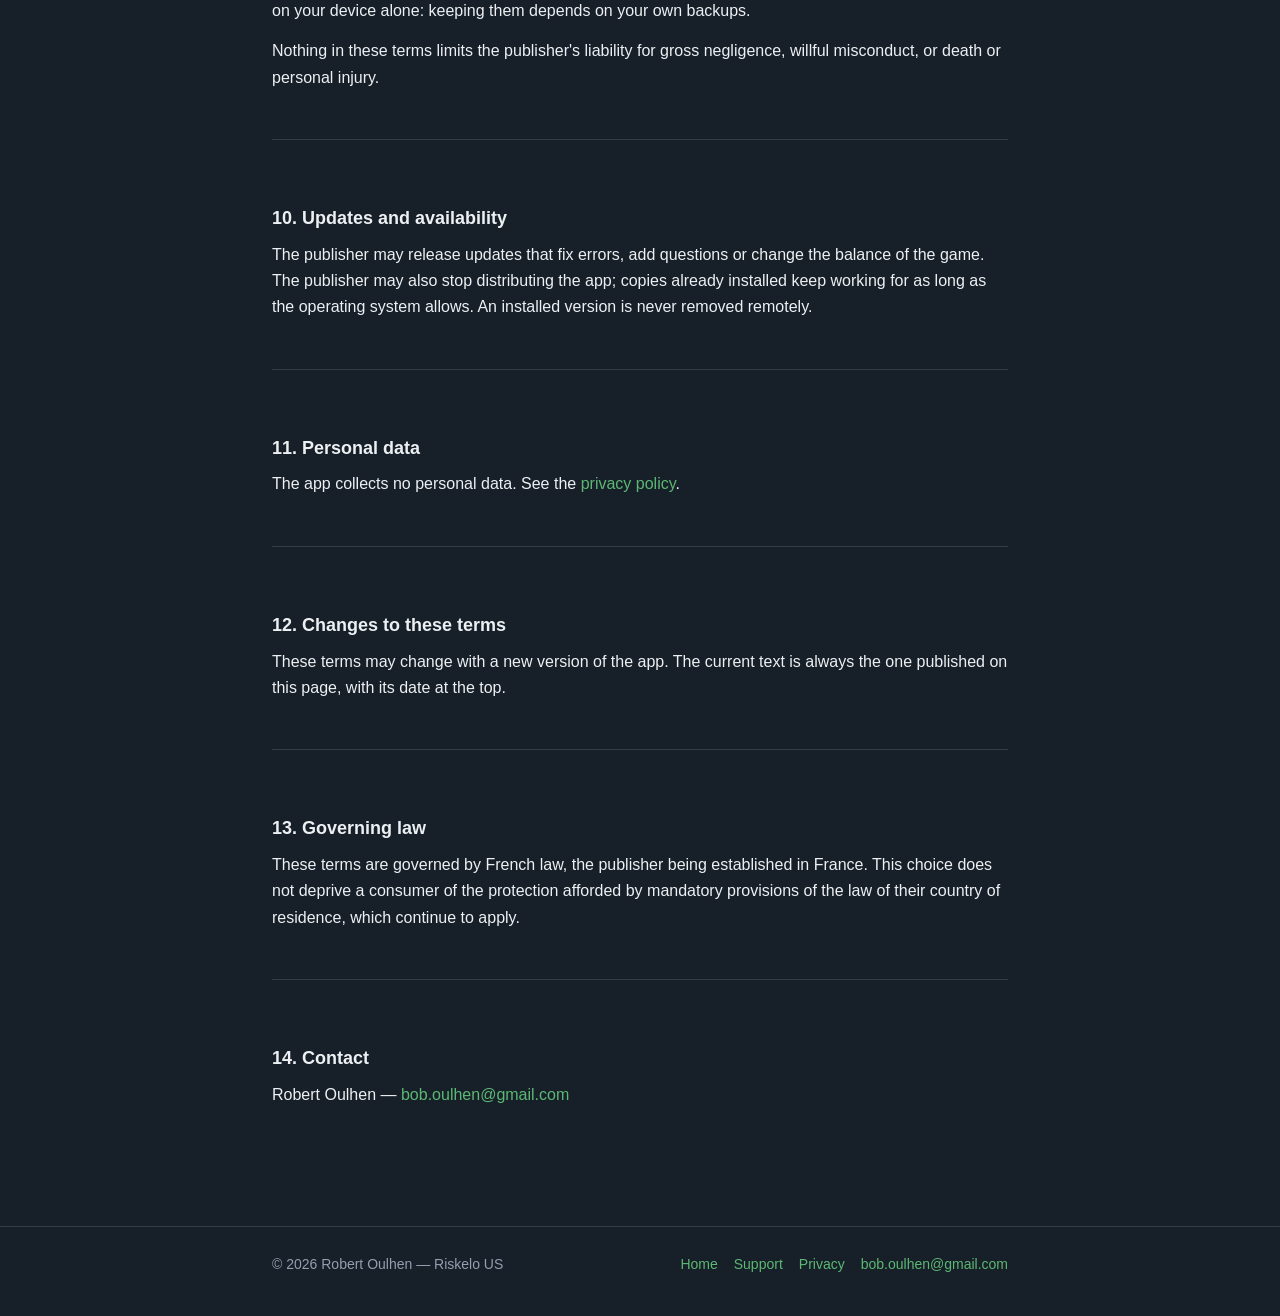
<file: docs/terms.html>
<!DOCTYPE html>
<html lang="en">
<head>
<meta charset="utf-8">
<meta name="viewport" content="width=device-width, initial-scale=1">
<title>Terms of Use — Riskelo US</title>
<meta name="description" content="The terms governing use of the Riskelo US app for iPhone, iPad and Mac.">
<link rel="icon" href="icon.png">
<link rel="apple-touch-icon" href="icon.png">
<link rel="stylesheet" href="style.css">
</head>
<body>

<header class="bar">
  <div class="wrap">
    <a class="brand" href="index.html"><img src="icon.png" alt="">Riskelo US</a>
    <nav>
      <a href="support.html">Support</a>
      <a href="privacy.html">Privacy</a>
      <a href="terms.html" aria-current="page">Terms</a>
    </nav>
  </div>
</header>

<main>
<div class="wrap">

<section>
  <h2>Terms of Use</h2>
  <p><small>Riskelo US (iPhone, iPad, Mac) · Version&nbsp;1.0 · Last updated:
    September 10, 2026</small></p>
  <p>These terms govern use of the <strong>Riskelo US</strong> application
    ("the app"), published by <strong>Robert Oulhen</strong>, an independent
    developer ("the publisher"). Downloading or using the app means accepting
    them. If you do not accept them, do not install the app, or delete it.</p>
</section>

<section>
  <h3>1. What the app is</h3>
  <p>Riskelo US is a turn-based conquest game in which the outcome of each
    battle is decided by trivia questions. It can be played alone against the
    computer, with several players around one device, or across several
    devices linked locally.</p>
  <p>The app is provided <strong>as is</strong>, with no user account and no
    advertising. It requires no internet connection to play. It offers
    optional in-app purchases, described in section 5.</p>
</section>

<section>
  <h3>2. License</h3>
  <p>The publisher grants you a personal, non-exclusive, non-transferable and
    revocable license to use the app on devices you own or control, in
    accordance with the App Store's usage rules.</p>
  <p>Unless the publisher provides otherwise, the app is governed by
    <a href="https://www.apple.com/legal/internet-services/itunes/dev/stdeula/">Apple's
    Standard End User License Agreement</a>, which these terms supplement.
    Where the two conflict, whichever is more protective of the user
    prevails.</p>
  <p>You may not decompile, disassemble or modify the app, resell it, rent it,
    redistribute it, or extract any part of its question bank for
    republication.</p>
</section>

<section>
  <h3>3. Intellectual property</h3>
  <p>The app, its source code, its rules, its boards, its artwork, its icon and
    its bank of six thousand questions are the publisher's own work and are
    protected by copyright. © 2026 Robert Oulhen. All rights reserved.</p>
</section>

<section>
  <h3>4. Trademarks and independence</h3>
  <p>Riskelo US is an <strong>independent game</strong>, inspired by the
    tradition of territorial conquest games. It is not affiliated with,
    associated with, authorized by, endorsed by or in any way officially
    connected to any board game publisher, nor to any of their subsidiaries or
    affiliates. All names, brands and trademarks that may designate such games
    belong to their respective owners, and are used nowhere in this app.</p>
</section>

<section>
  <h3>5. In-app purchases</h3>
  <p>The app offers <strong>seventeen optional question packs</strong>, sold as
    non-consumable items: bought once, kept for good. The base game — six
    subjects, 2,400 questions — is complete without any of them.</p>
  <ul>
    <li><strong>What you are buying.</strong> The question files ship inside
      the app on every device. What a purchase unlocks is the right to
      <em>select</em> that pack in your own games. This is why a player joining
      a multi-device table can play the host's packs without having bought
      them: it is a deliberate design choice, and it is stated on the packs
      screen inside the app.</li>
    <li><strong>Payment.</strong> All purchases are processed by Apple through
      the App Store, under Apple's terms. The publisher receives no payment
      details.</li>
    <li><strong>Restoring.</strong> Purchases are tied to your Apple Account
      and can be restored from the packs screen, on any device signed in to
      that account.</li>
    <li><strong>Family Sharing.</strong> Where enabled on an item, a purchase
      may be shared with the members of your family group, under Apple's
      rules.</li>
    <li><strong>Refunds.</strong> Refunds are handled by Apple, not by the
      publisher, through <a href="https://reportaproblem.apple.com/">Apple's
      Report a Problem</a>. Your statutory rights are unaffected.</li>
    <li><strong>Purchases by children.</strong> A purchase always goes through
      the App Store and requires whatever authentication your device is set to
      demand. Purchases can be blocked entirely in Screen Time ▸ Content
      &amp; Privacy Restrictions, or gated with Ask to Buy in Family
      Sharing.</li>
  </ul>
  <p>Prices are set in the App Store and may change. A change never affects a
    pack already bought.</p>
</section>

<section>
  <h3>6. The content of the questions</h3>
  <p>The questions have been written and reviewed with care, and automated
    checks verify their form at every version. Even so, a factual error or an
    ambiguous wording remains possible, and some answers change over time
    (sporting records, discoveries, political decisions).</p>
  <p>The questions are meant for entertainment and are in no sense a reference
    source. The school packs follow the shape of a typical American curriculum;
    they are not an official curriculum, are not endorsed by any school
    district or examining body, and are not a substitute for schoolwork.</p>
  <p>Any error reported to
    <a href="mailto:bob.oulhen@gmail.com">bob.oulhen@gmail.com</a> will be
    corrected in a later version.</p>
</section>

<section>
  <h3>7. Playing on several devices</h3>
  <p>Multi-device play uses the device's local links (Wi-Fi, direct
    device-to-device Wi-Fi). It depends on hardware, settings and system
    permissions outside the publisher's control, so no guarantee can be given
    as to its availability or the quality of the link. It is up to you to open
    a table only in the company of people you want to play with.</p>
</section>

<section>
  <h3>8. No warranty</h3>
  <p>To the fullest extent permitted by law, the app is provided "as is" and
    "as available", without warranty of any kind, express or implied,
    including as to merchantability, fitness for a particular purpose,
    non-infringement, or uninterrupted and error-free operation.</p>
  <p>This clause does not exclude the mandatory statutory rights of consumers
    under the law of their country of residence, which remain unaffected.</p>
</section>

<section>
  <h3>9. Liability</h3>
  <p>To the extent permitted by law, the publisher shall not be liable for
    indirect or consequential damages arising from use of, or inability to use,
    the app — in particular the loss of a saved game. Games are kept on your
    device alone: keeping them depends on your own backups.</p>
  <p>Nothing in these terms limits the publisher's liability for gross
    negligence, willful misconduct, or death or personal injury.</p>
</section>

<section>
  <h3>10. Updates and availability</h3>
  <p>The publisher may release updates that fix errors, add questions or change
    the balance of the game. The publisher may also stop distributing the app;
    copies already installed keep working for as long as the operating system
    allows. An installed version is never removed remotely.</p>
</section>

<section>
  <h3>11. Personal data</h3>
  <p>The app collects no personal data. See the
    <a href="privacy.html">privacy policy</a>.</p>
</section>

<section>
  <h3>12. Changes to these terms</h3>
  <p>These terms may change with a new version of the app. The current text is
    always the one published on this page, with its date at the top.</p>
</section>

<section>
  <h3>13. Governing law</h3>
  <p>These terms are governed by French law, the publisher being established in
    France. This choice does not deprive a consumer of the protection afforded
    by mandatory provisions of the law of their country of residence, which
    continue to apply.</p>
</section>

<section>
  <h3>14. Contact</h3>
  <p>Robert Oulhen —
    <a href="mailto:bob.oulhen@gmail.com">bob.oulhen@gmail.com</a></p>
</section>

</div>
</main>

<footer>
  <div class="wrap">
    <span>© 2026 Robert Oulhen — Riskelo US</span>
    <nav>
      <a href="index.html">Home</a>
      <a href="support.html">Support</a>
      <a href="privacy.html">Privacy</a>
      <a href="mailto:bob.oulhen@gmail.com">bob.oulhen@gmail.com</a>
    </nav>
  </div>
</footer>

</body>
</html>
</file>
<file: docs/style.css>
/* Riskelo US — the site's stylesheet.
   The colors are exactly the board's: the site and the game must not look
   like two different products. The accent is green here, where the French
   app's is blue — the same difference the two icons carry. */

:root {
  --sea:    #171f29;
  --panel:  #242b36;
  --ink:    #edf0f2;
  --dim:    #949ead;
  --held:   #5cb873;
  --lost:   #db594d;
  --green:  #5cb873;
  --red:    #cc4f3d;
  --amber:  #dea833;
  --rule:   rgba(148, 158, 173, .22);
  --radius: 14px;
}

* { box-sizing: border-box; }

html { scroll-behavior: smooth; }

body {
  margin: 0;
  background: var(--sea);
  color: var(--ink);
  font: 16px/1.65 -apple-system, BlinkMacSystemFont, "Segoe UI", Roboto,
        "Helvetica Neue", Arial, sans-serif;
  -webkit-font-smoothing: antialiased;
}

a { color: var(--green); text-decoration: none; }
a:hover { text-decoration: underline; }

.wrap { max-width: 780px; margin: 0 auto; padding: 0 22px; }

/* Header -------------------------------------------------------------- */

header.bar {
  border-bottom: 1px solid var(--rule);
  background: rgba(23, 31, 41, .92);
  backdrop-filter: saturate(140%) blur(10px);
  position: sticky; top: 0; z-index: 10;
}
header.bar .wrap {
  display: flex; align-items: center; gap: 18px;
  min-height: 58px; flex-wrap: wrap;
}
header.bar .brand {
  font-weight: 700; font-size: 18px; color: var(--ink);
  display: flex; align-items: center; gap: 9px;
}
header.bar .brand img { width: 26px; height: 26px; border-radius: 7px; }
header.bar nav { margin-left: auto; display: flex; gap: 16px; flex-wrap: wrap; }
header.bar nav a { color: var(--dim); font-size: 14.5px; }
header.bar nav a:hover, header.bar nav a[aria-current] { color: var(--ink); }

/* Hero ---------------------------------------------------------------- */

.hero { padding: 62px 0 46px; text-align: center; }
.hero img.icon {
  width: 116px; height: 116px; border-radius: 26px;
  box-shadow: 0 18px 46px rgba(0,0,0,.5);
}
.hero h1 {
  font-size: 44px; margin: 24px 0 10px; letter-spacing: -.5px;
}
.hero p.tagline {
  font-size: 20px; color: var(--dim); margin: 0 auto; max-width: 30em;
}
.badges {
  display: flex; gap: 10px; justify-content: center; flex-wrap: wrap;
  margin-top: 26px;
}
.badge {
  border: 1px solid var(--rule); border-radius: 999px;
  padding: 6px 14px; font-size: 13.5px; color: var(--dim);
}

/* Content ------------------------------------------------------------- */

main { padding-bottom: 70px; }
section { padding: 34px 0; border-top: 1px solid var(--rule); }
section:first-of-type { border-top: none; }

h2 { font-size: 26px; margin: 0 0 14px; letter-spacing: -.3px; }
h3 { font-size: 18px; margin: 30px 0 8px; }
h4 { font-size: 15px; margin: 22px 0 6px; color: var(--dim);
     text-transform: uppercase; letter-spacing: .06em; }
h5 { font-size: 14px; margin: 18px 0 4px; font-weight: 600; }
p { margin: 0 0 14px; }
ul, ol { margin: 0 0 14px; padding-left: 22px; }
li { margin-bottom: 7px; }
strong { color: #fff; }
small { color: var(--dim); }

.grid {
  display: grid; gap: 14px;
  grid-template-columns: repeat(auto-fit, minmax(228px, 1fr));
}
.card {
  background: var(--panel); border: 1px solid var(--rule);
  border-radius: var(--radius); padding: 17px;
}
.card h3 { margin: 0 0 6px; font-size: 16.5px; }
.card p { margin: 0; color: var(--dim); font-size: 14.5px; }

table {
  width: 100%; border-collapse: collapse; margin: 0 0 16px;
  background: var(--panel); border-radius: var(--radius); overflow: hidden;
  font-size: 15px;
}
th, td { text-align: left; padding: 10px 13px; border-top: 1px solid var(--rule); }
th { color: var(--dim); font-weight: 600; font-size: 13.5px;
     text-transform: uppercase; letter-spacing: .04em; border-top: none; }

pre {
  background: rgba(0,0,0,.3); border-radius: var(--radius);
  padding: 14px 16px; overflow-x: auto; font-size: 13.5px; line-height: 1.6;
  color: var(--ink);
}

.note {
  background: rgba(92, 184, 115, .12); border: 1px solid rgba(92, 184, 115, .4);
  border-radius: var(--radius); padding: 14px 16px; margin: 0 0 16px;
}
.note p:last-child { margin-bottom: 0; }

.warning {
  background: rgba(219, 89, 77, .12); border-color: rgba(219, 89, 77, .45);
}

.buttons { display: flex; gap: 12px; flex-wrap: wrap; justify-content: center;
           margin-top: 30px; }
.button {
  display: inline-block; padding: 12px 22px; border-radius: 999px;
  font-weight: 600; font-size: 15px;
}
.button.solid { background: var(--green); color: #10331c; }
.button.hollow { border: 1px solid var(--rule); color: var(--ink); }
.button:hover { text-decoration: none; opacity: .9; }

/* Table of contents --------------------------------------------------- */

.toc { background: var(--panel); border: 1px solid var(--rule);
       border-radius: var(--radius); padding: 16px 20px; }
.toc ol { margin: 0; padding-left: 20px; column-count: 2; column-gap: 26px; }
.toc li { margin-bottom: 5px; }
@media (max-width: 560px) { .toc ol { column-count: 1; } }

/* Footer -------------------------------------------------------------- */

footer {
  border-top: 1px solid var(--rule); padding: 26px 0 40px;
  color: var(--dim); font-size: 14px;
}
footer .wrap { display: flex; gap: 16px; flex-wrap: wrap;
               align-items: center; justify-content: space-between; }
footer nav { display: flex; gap: 16px; flex-wrap: wrap; }

@media (max-width: 560px) {
  .hero h1 { font-size: 34px; }
  .hero p.tagline { font-size: 17px; }
}
</file>
